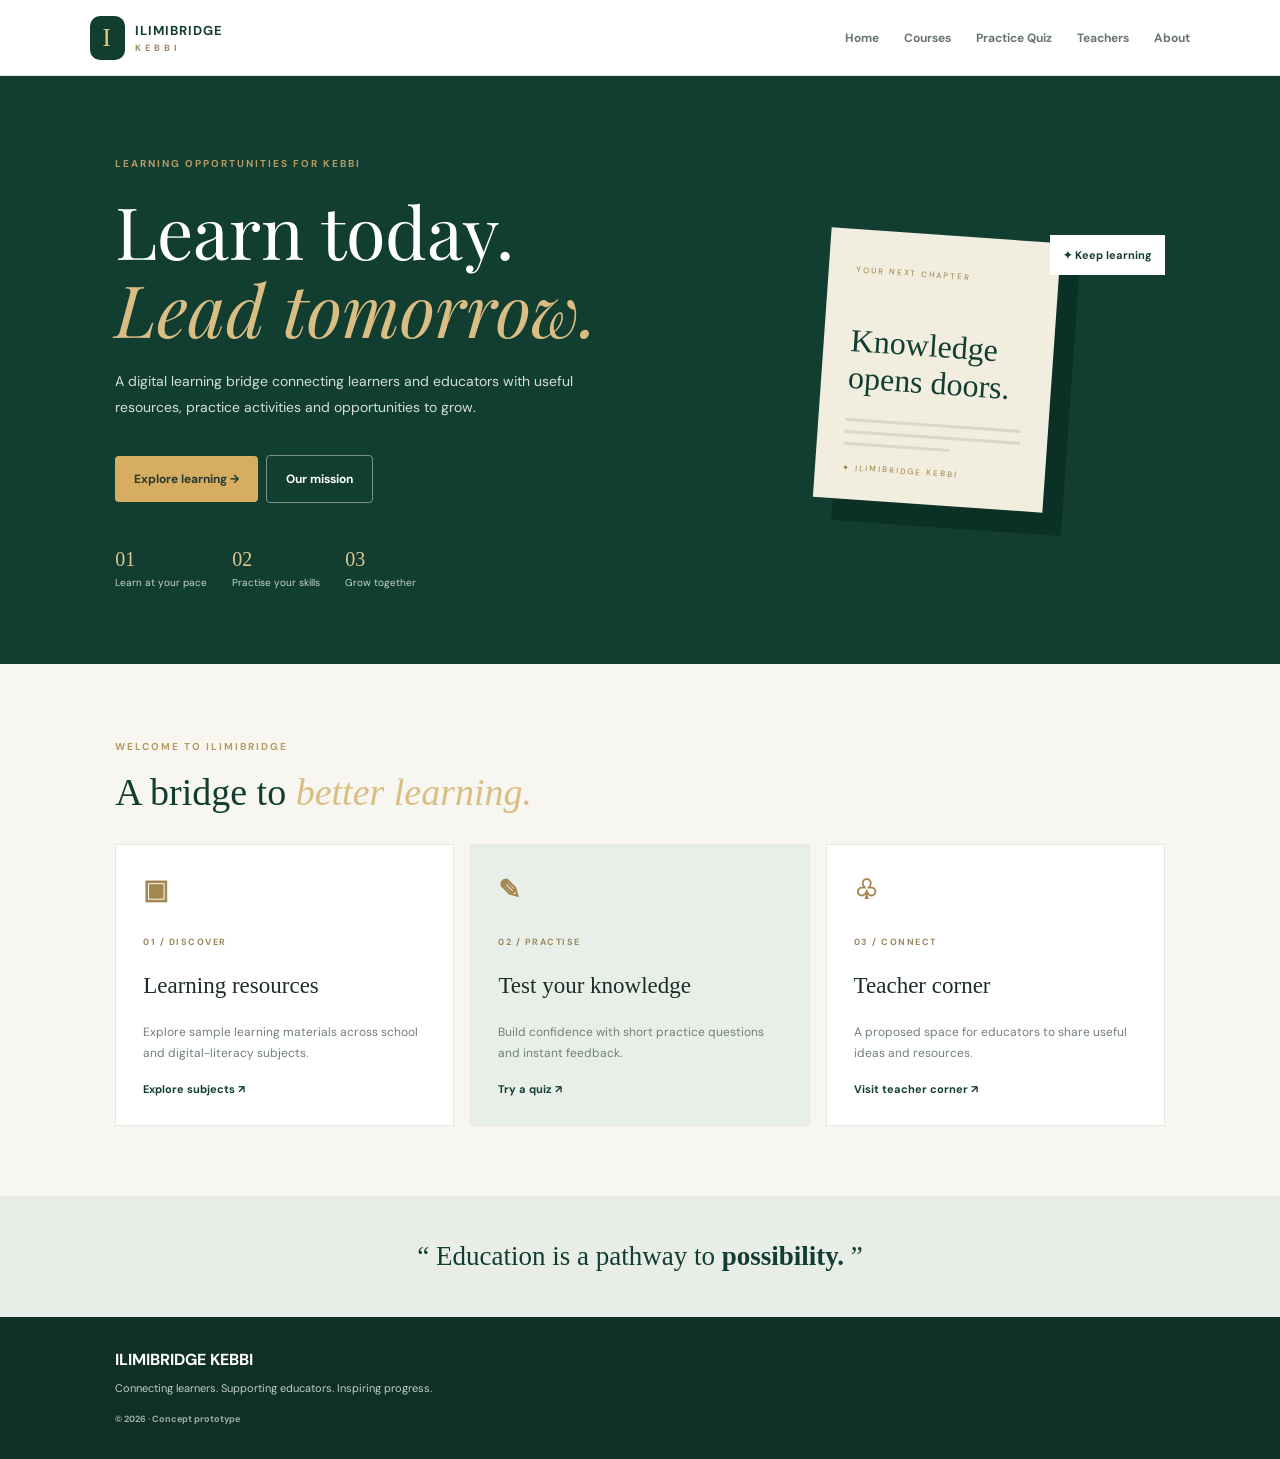
<file: index.html>
<!doctype html><html lang="en"><head><meta charset="utf-8"><meta name="viewport" content="width=device-width,initial-scale=1"><title>ILIMIBRIDGE KEBBI</title><link rel="stylesheet" href="style.css"></head><body>
<header><a class="logo" href="index.html"><b>I</b><span>ILIMIBRIDGE<small>KEBBI</small></span></a><button class="menu" onclick="toggleMenu()">☰</button><nav id="nav"><a href="index.html">Home</a><a href="courses.html">Courses</a><a href="quiz.html">Practice Quiz</a><a href="teachers.html">Teachers</a><a href="about.html">About</a></nav></header>
<section class="hero"><div><label>LEARNING OPPORTUNITIES FOR KEBBI</label><h1>Learn today.<br><i>Lead tomorrow.</i></h1><p>A digital learning bridge connecting learners and educators with useful resources, practice activities and opportunities to grow.</p><a class="btn" href="courses.html">Explore learning →</a><a class="btn outline" href="about.html">Our mission</a><div class="stats"><span><b>01</b> Learn at your pace</span><span><b>02</b> Practise your skills</span><span><b>03</b> Grow together</span></div></div><div class="hero-art"><div class="book"><small>YOUR NEXT CHAPTER</small><h2>Knowledge<br>opens doors.</h2><hr><hr><hr><small>✦ ILIMIBRIDGE KEBBI</small></div><aside>✦ Keep learning</aside></div></section>
<section class="wrap"><label>WELCOME TO ILIMIBRIDGE</label><h2>A bridge to <i>better learning.</i></h2><div class="cards"><article><b>▣</b><small>01 / DISCOVER</small><h3>Learning resources</h3><p>Explore sample learning materials across school and digital-literacy subjects.</p><a href="courses.html">Explore subjects ↗</a></article><article class="tint"><b>✎</b><small>02 / PRACTISE</small><h3>Test your knowledge</h3><p>Build confidence with short practice questions and instant feedback.</p><a href="quiz.html">Try a quiz ↗</a></article><article><b>♧</b><small>03 / CONNECT</small><h3>Teacher corner</h3><p>A proposed space for educators to share useful ideas and resources.</p><a href="teachers.html">Visit teacher corner ↗</a></article></div></section>
<section class="quote">“ Education is a pathway to <b>possibility.</b> ”</section><footer>ILIMIBRIDGE KEBBI<p>Connecting learners. Supporting educators. Inspiring progress.</p><small>© 2026 · Concept prototype</small></footer><script src="script.js"></script></body></html>
</file>
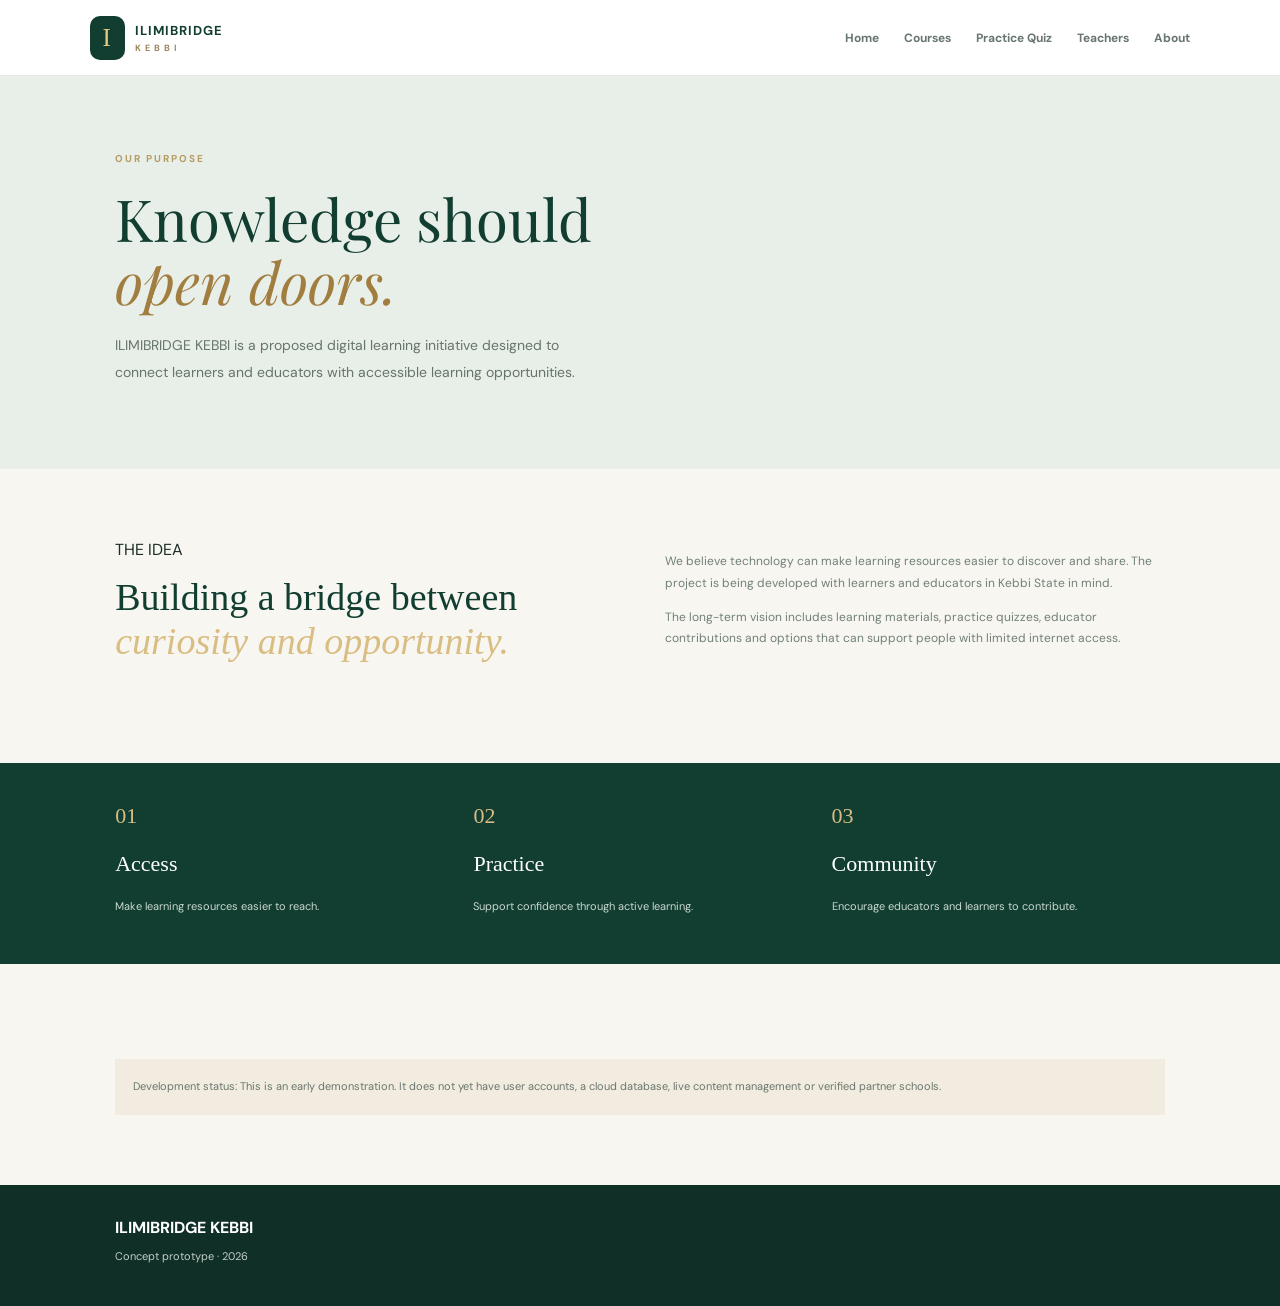
<file: about.html>
<!doctype html><html><head><meta charset="utf-8"><meta name="viewport" content="width=device-width,initial-scale=1"><title>About | ILIMIBRIDGE</title><link rel="stylesheet" href="style.css"></head><body><header><a class="logo" href="index.html"><b>I</b><span>ILIMIBRIDGE<small>KEBBI</small></span></a><button class="menu" onclick="toggleMenu()">☰</button><nav id="nav"><a href="index.html">Home</a><a href="courses.html">Courses</a><a href="quiz.html">Practice Quiz</a><a href="teachers.html">Teachers</a><a href="about.html">About</a></nav></header><section class="pagehero"><label>OUR PURPOSE</label><h1>Knowledge should<br><i>open doors.</i></h1><p>ILIMIBRIDGE KEBBI is a proposed digital learning initiative designed to connect learners and educators with accessible learning opportunities.</p></section><section class="wrap about"><div><label>THE IDEA</label><h2>Building a bridge between <i>curiosity and opportunity.</i></h2></div><div><p>We believe technology can make learning resources easier to discover and share. The project is being developed with learners and educators in Kebbi State in mind.</p><p>The long-term vision includes learning materials, practice quizzes, educator contributions and options that can support people with limited internet access.</p></div></section><section class="values"><div><b>01</b><h3>Access</h3><p>Make learning resources easier to reach.</p></div><div><b>02</b><h3>Practice</h3><p>Support confidence through active learning.</p></div><div><b>03</b><h3>Community</h3><p>Encourage educators and learners to contribute.</p></div></section><section class="wrap"><div class="notice">Development status: This is an early demonstration. It does not yet have user accounts, a cloud database, live content management or verified partner schools.</div></section><footer>ILIMIBRIDGE KEBBI<p>Concept prototype · 2026</p></footer><script src="script.js"></script></body></html>
</file>
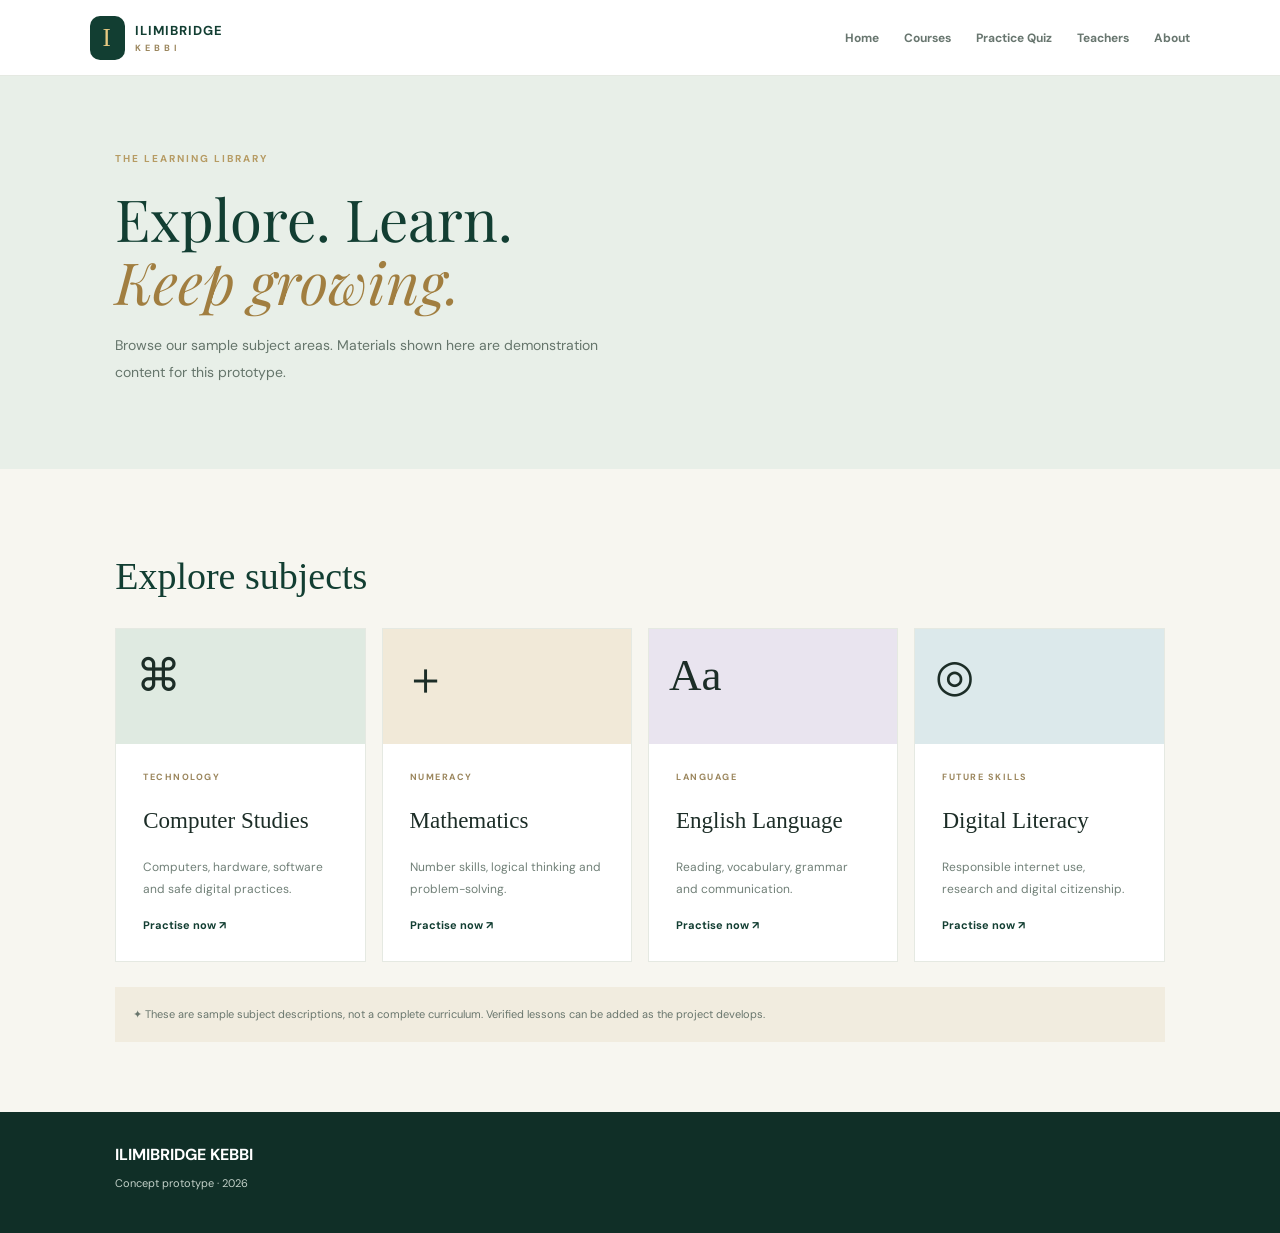
<file: courses.html>
<!doctype html><html><head><meta charset="utf-8"><meta name="viewport" content="width=device-width,initial-scale=1"><title>Courses | ILIMIBRIDGE</title><link rel="stylesheet" href="style.css"></head><body><header><a class="logo" href="index.html"><b>I</b><span>ILIMIBRIDGE<small>KEBBI</small></span></a><button class="menu" onclick="toggleMenu()">☰</button><nav id="nav"><a href="index.html">Home</a><a href="courses.html">Courses</a><a href="quiz.html">Practice Quiz</a><a href="teachers.html">Teachers</a><a href="about.html">About</a></nav></header><section class="pagehero"><label>THE LEARNING LIBRARY</label><h1>Explore. Learn.<br><i>Keep growing.</i></h1><p>Browse our sample subject areas. Materials shown here are demonstration content for this prototype.</p></section><section class="wrap"><h2>Explore subjects</h2><div class="cards four"><article><div class="tile green">⌘</div><small>TECHNOLOGY</small><h3>Computer Studies</h3><p>Computers, hardware, software and safe digital practices.</p><a href="quiz.html">Practise now ↗</a></article><article><div class="tile gold">＋</div><small>NUMERACY</small><h3>Mathematics</h3><p>Number skills, logical thinking and problem-solving.</p><a href="quiz.html">Practise now ↗</a></article><article><div class="tile purple">Aa</div><small>LANGUAGE</small><h3>English Language</h3><p>Reading, vocabulary, grammar and communication.</p><a href="quiz.html">Practise now ↗</a></article><article><div class="tile blue">◎</div><small>FUTURE SKILLS</small><h3>Digital Literacy</h3><p>Responsible internet use, research and digital citizenship.</p><a href="quiz.html">Practise now ↗</a></article></div><div class="notice">✦ These are sample subject descriptions, not a complete curriculum. Verified lessons can be added as the project develops.</div></section><footer>ILIMIBRIDGE KEBBI<p>Concept prototype · 2026</p></footer><script src="script.js"></script></body></html>
</file>
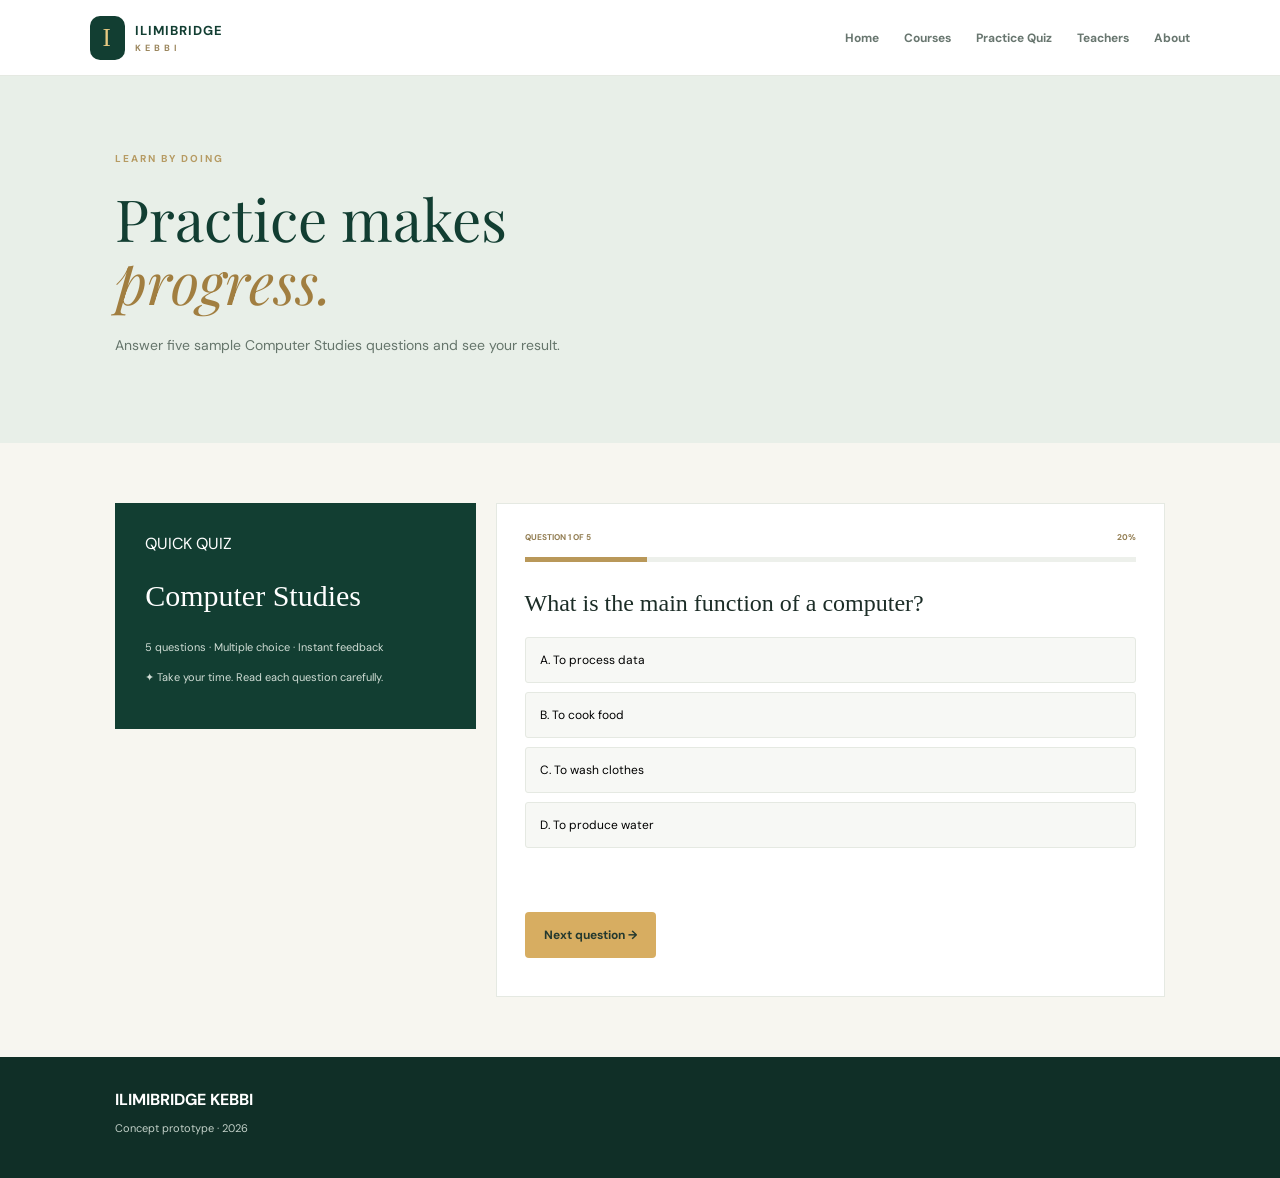
<file: quiz.html>
<!doctype html><html><head><meta charset="utf-8"><meta name="viewport" content="width=device-width,initial-scale=1"><title>Practice Quiz | ILIMIBRIDGE</title><link rel="stylesheet" href="style.css"></head><body><header><a class="logo" href="index.html"><b>I</b><span>ILIMIBRIDGE<small>KEBBI</small></span></a><button class="menu" onclick="toggleMenu()">☰</button><nav id="nav"><a href="index.html">Home</a><a href="courses.html">Courses</a><a href="quiz.html">Practice Quiz</a><a href="teachers.html">Teachers</a><a href="about.html">About</a></nav></header><section class="pagehero"><label>LEARN BY DOING</label><h1>Practice makes<br><i>progress.</i></h1><p>Answer five sample Computer Studies questions and see your result.</p></section><section class="quizwrap"><div class="quizintro"><label>QUICK QUIZ</label><h2>Computer Studies</h2><p>5 questions · Multiple choice · Instant feedback</p><p>✦ Take your time. Read each question carefully.</p></div><div class="panel" id="panel"><div class="row"><small id="count">QUESTION 1 OF 5</small><small id="percent">20%</small></div><div class="track"><div id="bar"></div></div><h2 id="question"></h2><div id="answers"></div><p id="feedback"></p><button class="btn" id="next" disabled>Next question →</button></div><div class="panel hidden" id="result"><label>QUIZ COMPLETED</label><h2 id="resultTitle">Well done!</h2><p id="resultText"></p><h1 id="score"></h1><button class="btn" onclick="restartQuiz()">Try again ↻</button></div></section><footer>ILIMIBRIDGE KEBBI<p>Concept prototype · 2026</p></footer><script src="script.js"></script></body></html>
</file>
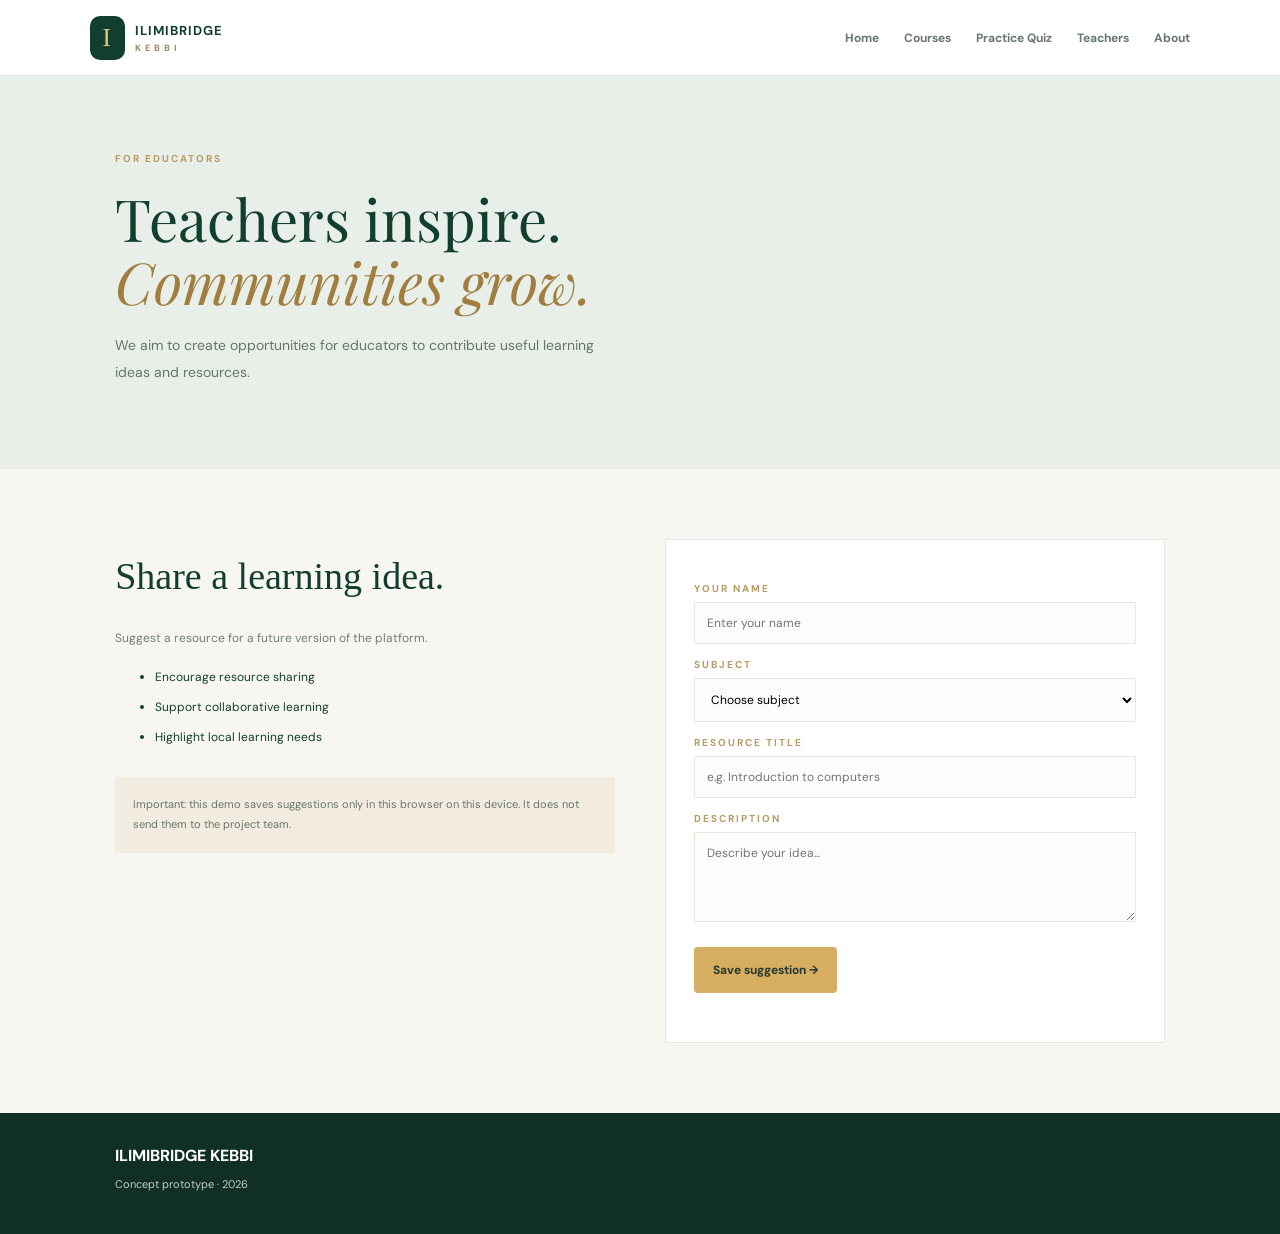
<file: teachers.html>
<!doctype html><html><head><meta charset="utf-8"><meta name="viewport" content="width=device-width,initial-scale=1"><title>Teachers | ILIMIBRIDGE</title><link rel="stylesheet" href="style.css"></head><body><header><a class="logo" href="index.html"><b>I</b><span>ILIMIBRIDGE<small>KEBBI</small></span></a><button class="menu" onclick="toggleMenu()">☰</button><nav id="nav"><a href="index.html">Home</a><a href="courses.html">Courses</a><a href="quiz.html">Practice Quiz</a><a href="teachers.html">Teachers</a><a href="about.html">About</a></nav></header><section class="pagehero"><label>FOR EDUCATORS</label><h1>Teachers inspire.<br><i>Communities grow.</i></h1><p>We aim to create opportunities for educators to contribute useful learning ideas and resources.</p></section><section class="wrap teacher"><div><h2>Share a learning idea.</h2><p>Suggest a resource for a future version of the platform.</p><ul><li>Encourage resource sharing</li><li>Support collaborative learning</li><li>Highlight local learning needs</li></ul><div class="notice">Important: this demo saves suggestions only in this browser on this device. It does not send them to the project team.</div></div><form id="teacherForm"><label>YOUR NAME</label><input id="tname" placeholder="Enter your name" required><label>SUBJECT</label><select id="subject" required><option value="">Choose subject</option><option>Computer Studies</option><option>Mathematics</option><option>English Language</option><option>Digital Literacy</option><option>Other</option></select><label>RESOURCE TITLE</label><input id="title" placeholder="e.g. Introduction to computers" required><label>DESCRIPTION</label><textarea id="description" rows="4" placeholder="Describe your idea..." required></textarea><button class="btn">Save suggestion →</button><p id="message"></p></form></section><footer>ILIMIBRIDGE KEBBI<p>Concept prototype · 2026</p></footer><script src="script.js"></script></body></html>
</file>
<file: style.css>
@import url('https://fonts.googleapis.com/css2?family=DM+Sans:wght@400;500;600;700&family=Playfair+Display:ital,wght@0,600;0,700;1,600&display=swap');
:root{--g:#123e32;--g2:#1e5b47;--gold:#d7ad61;--cream:#f7f6f0;--ink:#1c2d27;--muted:#718078;--line:#e5e9e2}*{box-sizing:border-box}body{margin:0;background:var(--cream);color:var(--ink);font-family:'DM Sans',Arial,sans-serif}a{text-decoration:none;color:inherit}header{height:76px;background:white;display:flex;align-items:center;justify-content:space-between;padding:0 7%;position:sticky;top:0;z-index:9;border-bottom:1px solid var(--line)}.logo{display:flex;align-items:center;gap:10px;color:var(--g);font-size:13px;font-weight:bold;letter-spacing:1px}.logo b{background:var(--g);color:#e7c982;border-radius:10px;padding:8px 13px;font:25px Georgia}.logo small{display:block;letter-spacing:4px;font-size:9px;color:#9b865d;margin-top:3px}nav{display:flex;gap:25px}nav a{font-size:12px;font-weight:bold;color:#68766f}nav a:hover{color:var(--g)}.menu{display:none;border:0;background:none;font-size:24px;color:var(--g)}.hero{background:var(--g);color:white;padding:75px 9%;display:grid;grid-template-columns:1.1fr .9fr;gap:35px;align-items:center;min-height:550px}.hero label,.pagehero label,.wrap>label,.teacher label{font-size:10px;letter-spacing:2px;font-weight:bold;color:#b69b63}.hero h1,.pagehero h1{font:clamp(48px,6vw,72px)/1.08 'Playfair Display',Georgia;margin:20px 0}.hero h1 i,.pagehero h1 i,.wrap h2 i,.about h2 i{color:#d9bd83}.hero p,.pagehero p{font-size:14px;line-height:1.9;color:#d3dfd7;max-width:490px}.btn{display:inline-block;background:var(--gold);color:#24392f;border:0;border-radius:4px;padding:15px 19px;font:bold 12px 'DM Sans';cursor:pointer;margin:20px 8px 10px 0}.btn.outline{background:transparent;border:1px solid #789184;color:white}.stats{display:flex;gap:25px;margin-top:35px}.stats span{font-size:10px;color:#c7d6cd;display:grid;gap:5px}.stats b{font:20px Georgia;color:#dfc58e}.hero-art{height:340px;display:grid;place-items:center;position:relative}.book{width:230px;height:270px;background:#f1eddf;color:var(--g);padding:27px;box-shadow:20px 22px 0 #0b3026;transform:rotate(4deg)}.book small{font-size:8px;letter-spacing:2px;color:#9a7b45}.book h2{font:32px/1.15 Georgia;margin:45px 0 22px}.book hr{border:0;height:3px;background:#d9d8cc;margin:9px 0}.book hr:last-of-type{width:60%}.hero-art aside{position:absolute;right:0;top:35px;background:white;color:var(--g);padding:13px;font-size:11px;font-weight:bold}.wrap{padding:70px 9%}.wrap h2,.about h2{font:38px Georgia;color:var(--g);margin:15px 0 30px}.cards{display:grid;grid-template-columns:repeat(3,1fr);gap:16px}.cards article{background:white;border:1px solid var(--line);padding:27px}.cards article.tint{background:#e7efe8}.cards article>b{display:block;font-size:27px;color:#a4874f;margin-bottom:22px}.cards small{font-size:9px;letter-spacing:1.5px;color:#9b865d;font-weight:bold}.cards h3{font:23px Georgia}.cards p,.teacher p,.about p{font-size:12px;line-height:1.8;color:var(--muted)}.cards article a{font-size:11px;font-weight:bold;color:var(--g)}.quote{text-align:center;padding:45px 8%;background:#e8eee7;font:27px Georgia;color:var(--g)}footer{background:#102f27;color:#fff;padding:32px 9%;font-weight:bold}footer p{font-size:11px;font-weight:normal;color:#c2d0c8}footer small{font-size:9px;color:#9db0a4}.pagehero{background:#e8efe8;padding:70px 9%}.pagehero h1{color:var(--g);font-size:58px}.pagehero h1 i{color:#a17e40}.pagehero p{color:#65756b}.four{grid-template-columns:repeat(4,1fr)}.tile{height:115px;padding:20px;font:45px Georgia;margin:-27px -27px 20px}.green{background:#dfeae1}.gold{background:#f1e9d8}.purple{background:#e9e4ef}.blue{background:#dce9eb}.notice{background:#f1ecdf;padding:18px;margin-top:25px;color:#69766d;font-size:11px;line-height:1.8}.quizwrap{padding:60px 9%;display:grid;grid-template-columns:.7fr 1.3fr;gap:20px;align-items:start}.quizintro{background:var(--g);color:white;padding:30px}.quizintro h2{font:30px Georgia}.quizintro p{font-size:11px;line-height:1.8;color:#d0ddd5}.panel{background:white;padding:28px;border:1px solid var(--line)}.row{display:flex;justify-content:space-between;color:#927d52;font-weight:bold;font-size:10px}.track{height:5px;background:#edf0eb;margin:14px 0 28px}.track div{height:100%;width:20%;background:#b99859;transition:width .2s}.panel h2{font:24px Georgia}.answer{display:block;width:100%;text-align:left;padding:14px;margin:9px 0;border:1px solid var(--line);background:#f7f8f5;border-radius:3px;font:12px 'DM Sans';cursor:pointer}.answer.selected{border-color:var(--g);background:#e9f0e9}.answer.correct{background:#e1f1e4;border-color:#4c9460}.answer.wrong{background:#f8e8e5;border-color:#c77a6c}.answer:disabled{cursor:default}#feedback{min-height:22px;font-size:11px;color:var(--g)}.hidden{display:none}.teacher,.about{display:grid;grid-template-columns:1fr 1fr;gap:50px}.teacher ul{font-size:12px;line-height:2.5;color:var(--g)}form{background:white;padding:28px;border:1px solid var(--line)}form label{display:block;margin:14px 0 7px;color:#8b805f}input,select,textarea{width:100%;padding:12px;border:1px solid var(--line);font:12px 'DM Sans';background:#fcfcfa}#message{font-size:11px;color:var(--g)}.values{background:var(--g);color:white;padding:40px 9%;display:grid;grid-template-columns:repeat(3,1fr);gap:25px}.values b{color:#d9bd83;font:22px Georgia}.values h3{font:22px Georgia}.values p{font-size:11px;color:#cad8d0}
@media(max-width:750px){header{padding:0 5%;height:68px}.menu{display:block}nav{display:none;position:absolute;top:68px;left:0;right:0;background:white;padding:20px 7%;box-shadow:0 10px 20px #0002;flex-direction:column;gap:18px}nav.open{display:flex}.hero{grid-template-columns:1fr;padding:55px 7%}.hero-art{height:290px}.wrap,.quizwrap{padding:50px 7%}.cards{grid-template-columns:1fr}.four{grid-template-columns:1fr 1fr}.pagehero{padding:55px 7%}.pagehero h1{font-size:47px}.quizwrap,.teacher,.about{grid-template-columns:1fr}.values{grid-template-columns:1fr;padding:35px 8%}.stats{gap:13px}.stats span{font-size:9px}.quote{font-size:21px}}@media(max-width:380px){.four{grid-template-columns:1fr}}
</file>
